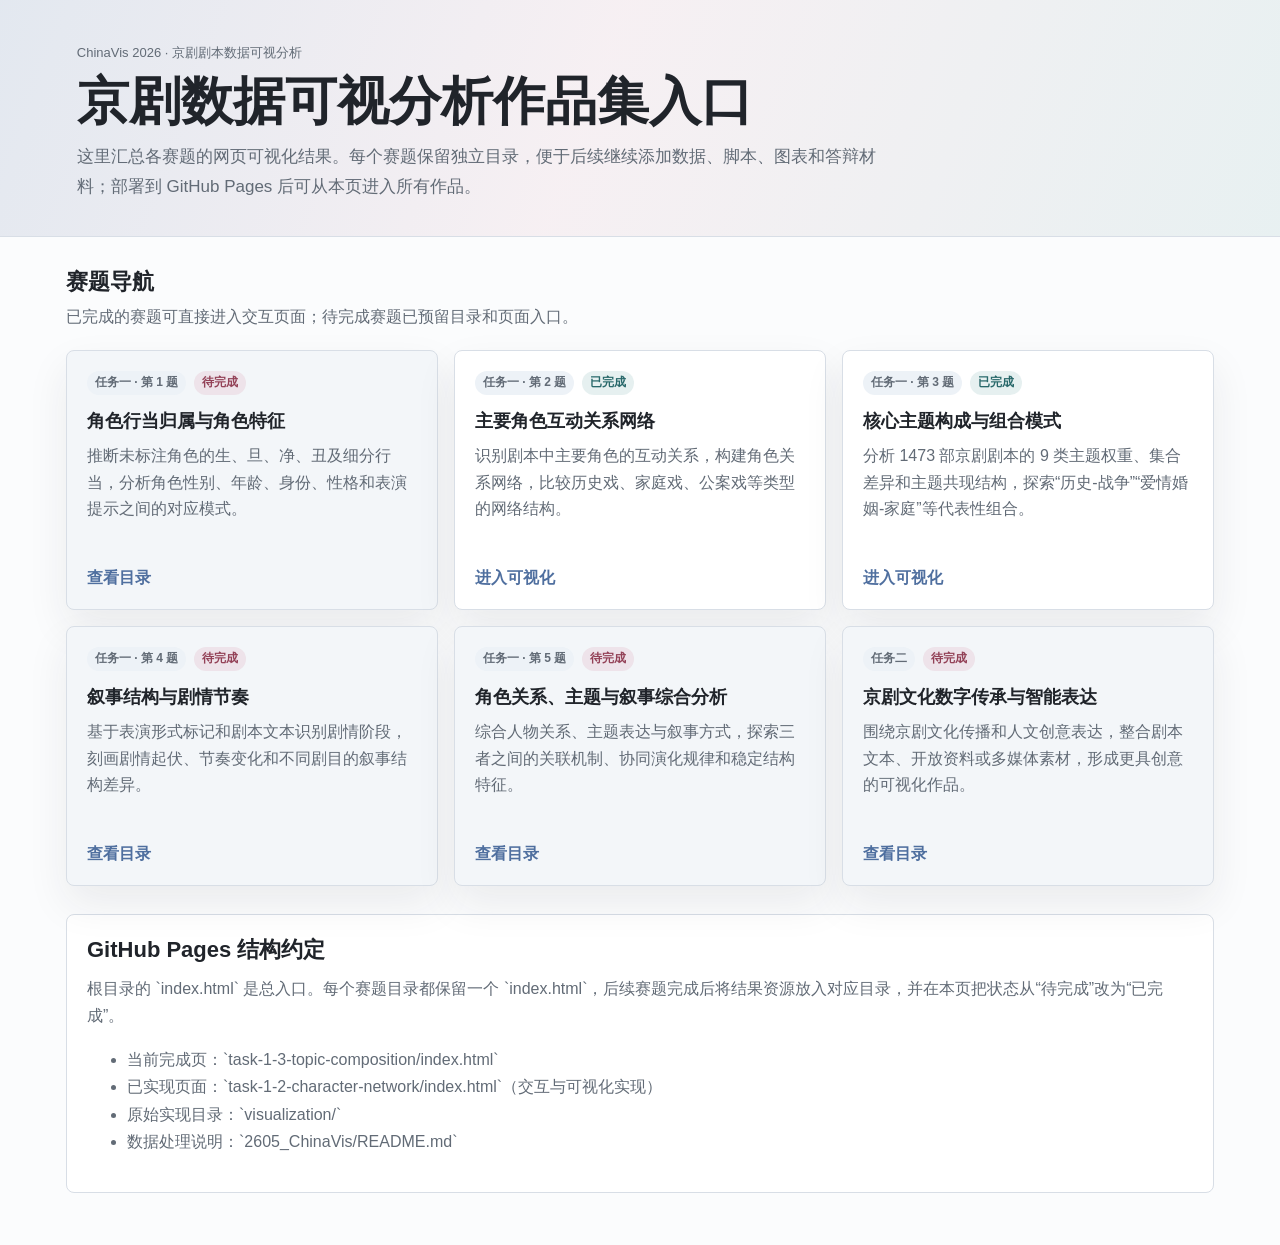
<file: index.html>
<!doctype html>
<html lang="zh-CN">
  <head>
    <meta charset="utf-8" />
    <meta name="viewport" content="width=device-width, initial-scale=1" />
    <title>ChinaVis 2026 京剧可视分析作品集</title>
    <link rel="stylesheet" href="./assets/site.css" />
  </head>
  <body>
    <header class="site-hero">
      <div class="site-hero__inner">
        <p class="eyebrow">ChinaVis 2026 · 京剧剧本数据可视分析</p>
        <h1>京剧数据可视分析作品集入口</h1>
        <p class="lead">
          这里汇总各赛题的网页可视化结果。每个赛题保留独立目录，便于后续继续添加数据、脚本、图表和答辩材料；部署到 GitHub Pages 后可从本页进入所有作品。
        </p>
      </div>
    </header>

    <main class="page-main">
      <div class="toolbar">
        <div>
          <h2>赛题导航</h2>
          <p>已完成的赛题可直接进入交互页面；待完成赛题已预留目录和页面入口。</p>
        </div>
      </div>

      <section class="task-grid" aria-label="赛题列表">
        <a class="task-card is-pending" href="./task-1-1-role-classification/">
          <div>
            <div class="status-row">
              <span class="tag">任务一 · 第 1 题</span>
              <span class="tag pending">待完成</span>
            </div>
            <h3>角色行当归属与角色特征</h3>
            <p>推断未标注角色的生、旦、净、丑及细分行当，分析角色性别、年龄、身份、性格和表演提示之间的对应模式。</p>
          </div>
          <span class="card-action">查看目录</span>
        </a>

        <a class="task-card" href="./task-1-2-character-network/">
          <div>
            <div class="status-row">
              <span class="tag">任务一 · 第 2 题</span>
              <span class="tag done">已完成</span>
            </div>
            <h3>主要角色互动关系网络</h3>
            <p>识别剧本中主要角色的互动关系，构建角色关系网络，比较历史戏、家庭戏、公案戏等类型的网络结构。</p>
          </div>
          <span class="card-action">进入可视化</span>
        </a>

        <a class="task-card" href="./task-1-3-topic-composition/">
          <div>
            <div class="status-row">
              <span class="tag">任务一 · 第 3 题</span>
              <span class="tag done">已完成</span>
            </div>
            <h3>核心主题构成与组合模式</h3>
            <p>分析 1473 部京剧剧本的 9 类主题权重、集合差异和主题共现结构，探索“历史-战争”“爱情婚姻-家庭”等代表性组合。</p>
          </div>
          <span class="card-action">进入可视化</span>
        </a>

        <a class="task-card is-pending" href="./task-1-4-narrative-structure/">
          <div>
            <div class="status-row">
              <span class="tag">任务一 · 第 4 题</span>
              <span class="tag pending">待完成</span>
            </div>
            <h3>叙事结构与剧情节奏</h3>
            <p>基于表演形式标记和剧本文本识别剧情阶段，刻画剧情起伏、节奏变化和不同剧目的叙事结构差异。</p>
          </div>
          <span class="card-action">查看目录</span>
        </a>

        <a class="task-card is-pending" href="./task-1-5-integrated-analysis/">
          <div>
            <div class="status-row">
              <span class="tag">任务一 · 第 5 题</span>
              <span class="tag pending">待完成</span>
            </div>
            <h3>角色关系、主题与叙事综合分析</h3>
            <p>综合人物关系、主题表达与叙事方式，探索三者之间的关联机制、协同演化规律和稳定结构特征。</p>
          </div>
          <span class="card-action">查看目录</span>
        </a>

        <a class="task-card is-pending" href="./task-2-cultural-creative/">
          <div>
            <div class="status-row">
              <span class="tag">任务二</span>
              <span class="tag pending">待完成</span>
            </div>
            <h3>京剧文化数字传承与智能表达</h3>
            <p>围绕京剧文化传播和人文创意表达，整合剧本文本、开放资料或多媒体素材，形成更具创意的可视化作品。</p>
          </div>
          <span class="card-action">查看目录</span>
        </a>
      </section>

      <section class="info-panel" aria-labelledby="deploy-title">
        <h2 id="deploy-title">GitHub Pages 结构约定</h2>
        <p>根目录的 `index.html` 是总入口。每个赛题目录都保留一个 `index.html`，后续赛题完成后将结果资源放入对应目录，并在本页把状态从“待完成”改为“已完成”。</p>
        <ul>
          <li>当前完成页：`task-1-3-topic-composition/index.html`</li>
          <li>已实现页面：`task-1-2-character-network/index.html`（交互与可视化实现）</li>
          <li>原始实现目录：`visualization/`</li>
          <li>数据处理说明：`2605_ChinaVis/README.md`</li>
        </ul>
      </section>
    </main>
  </body>
</html>
</file>
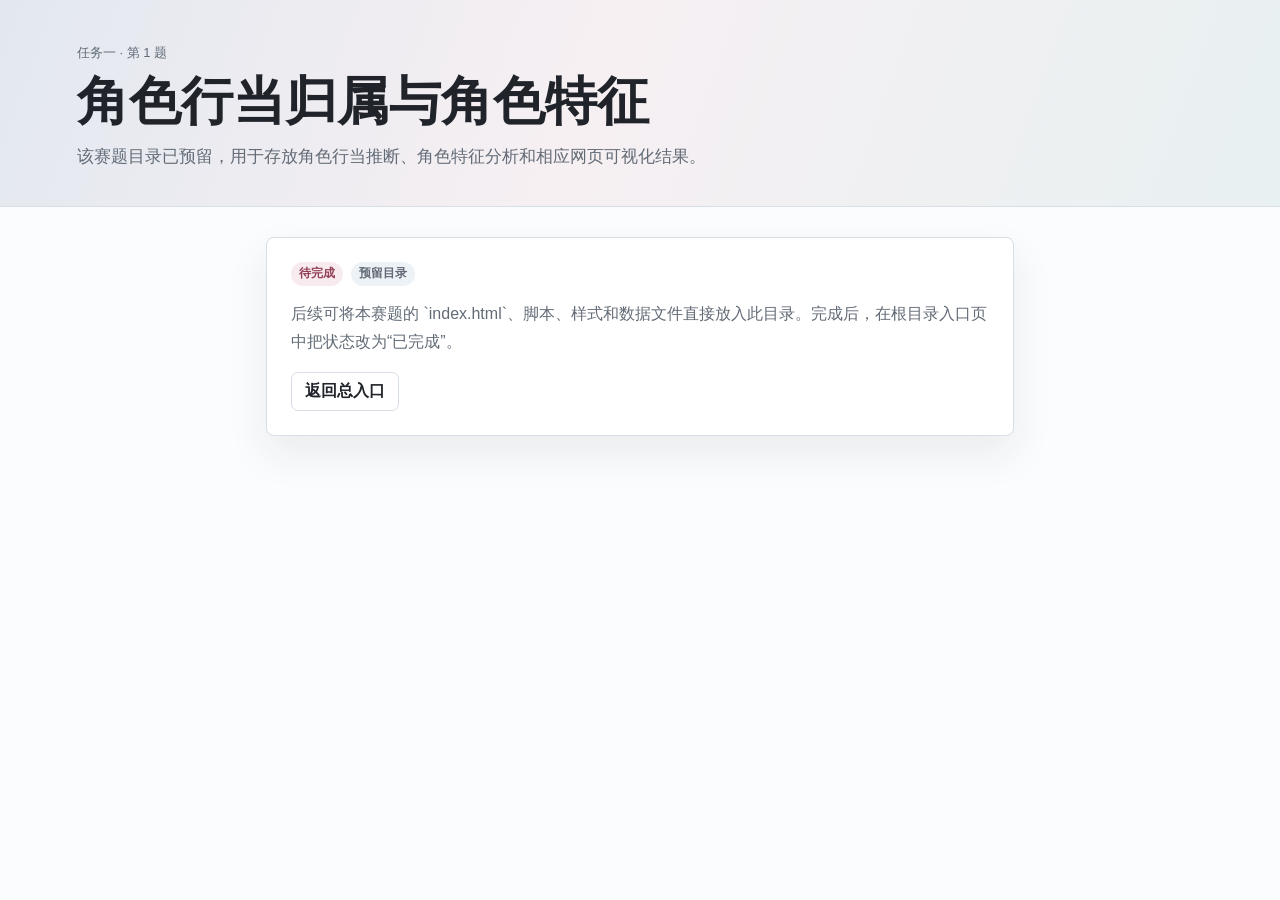
<file: task-1-1-role-classification/index.html>
<!doctype html>
<html lang="zh-CN">
  <head>
    <meta charset="utf-8" />
    <meta name="viewport" content="width=device-width, initial-scale=1" />
    <title>角色行当归属与角色特征</title>
    <link rel="stylesheet" href="../assets/site.css" />
  </head>
  <body>
    <header class="site-hero">
      <div class="site-hero__inner">
        <p class="eyebrow">任务一 · 第 1 题</p>
        <h1>角色行当归属与角色特征</h1>
        <p class="lead">该赛题目录已预留，用于存放角色行当推断、角色特征分析和相应网页可视化结果。</p>
      </div>
    </header>
    <main class="page-main placeholder">
      <div class="placeholder-card">
        <div class="status-row">
          <span class="tag pending">待完成</span>
          <span class="tag">预留目录</span>
        </div>
        <p>后续可将本赛题的 `index.html`、脚本、样式和数据文件直接放入此目录。完成后，在根目录入口页中把状态改为“已完成”。</p>
        <div class="link-row">
          <a class="home-link" href="../">返回总入口</a>
        </div>
      </div>
    </main>
  </body>
</html>
</file>
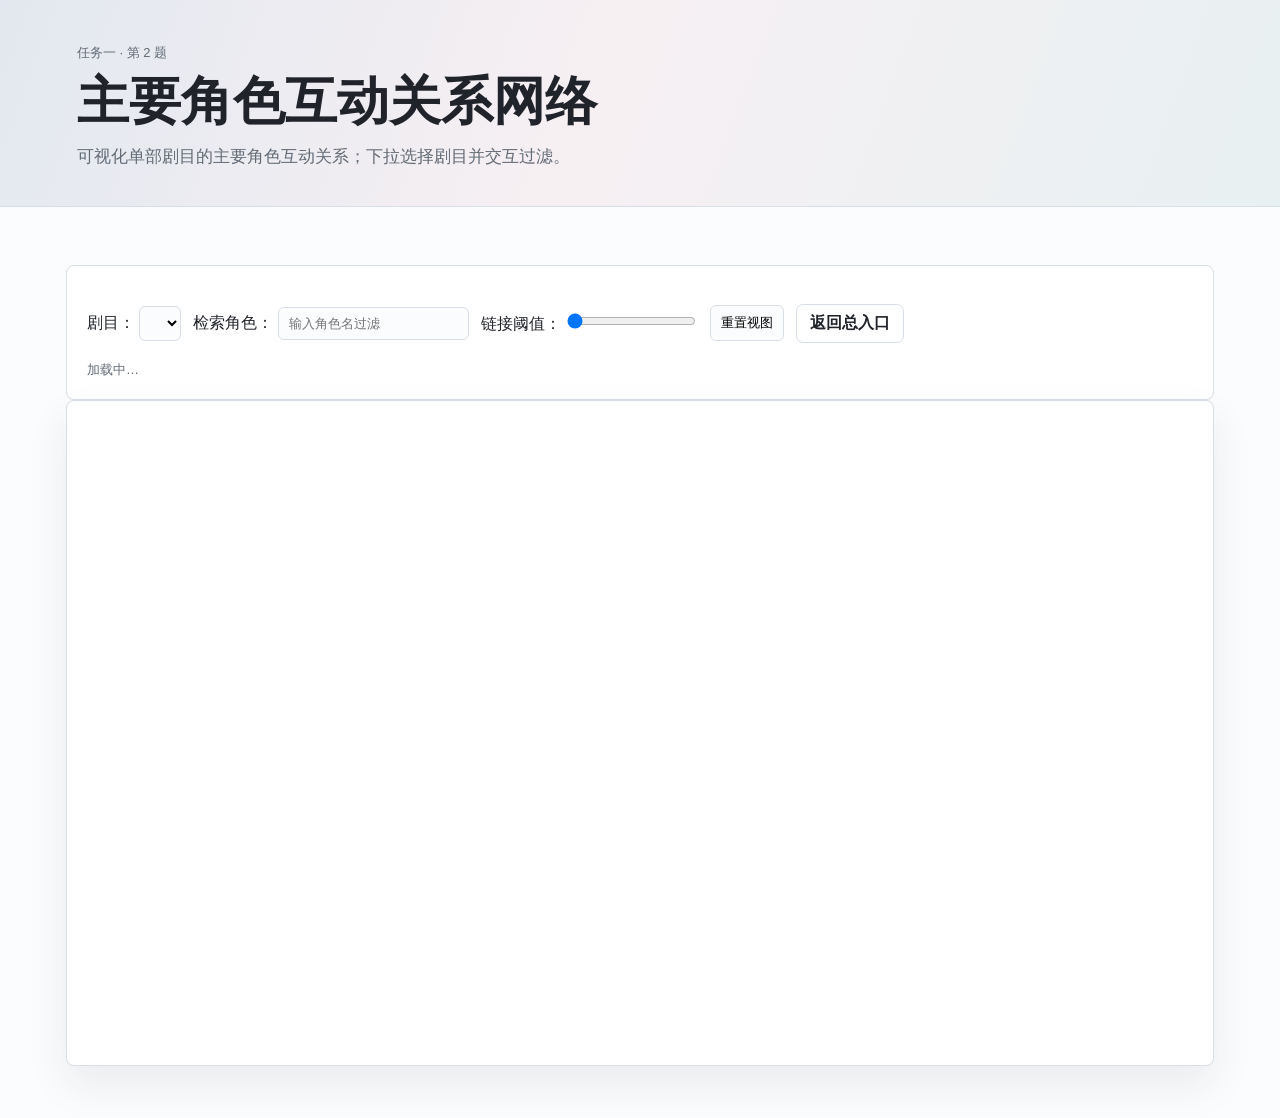
<file: task-1-2-character-network/index.html>
<!doctype html>
<html lang="zh-CN">
  <head>
    <meta charset="utf-8" />
    <meta name="viewport" content="width=device-width, initial-scale=1" />
    <title>主要角色互动关系网络</title>
    <link rel="stylesheet" href="../assets/site.css" />
    <style>
      .controls { display:flex; gap:12px; align-items:center; margin:18px 0; flex-wrap:wrap }
      .graph-wrap { border:1px solid var(--line); border-radius:8px; background:var(--panel); box-shadow: var(--shadow); padding:12px; }
      #graph { width:100%; height:640px; display:block; }
      .info-row { display:flex; gap:14px; align-items:center; color:var(--muted); margin-top:8px }
      .tooltip-node { position: absolute; pointer-events: none; background: #252629; color: #fff; padding:6px 8px; border-radius:6px; font-size:13px; opacity:0; transition:opacity 120ms; z-index:1000 }
      .small { font-size:13px; color:var(--muted) }
      select, input[type=search], button { padding:8px 10px; border-radius:6px; border:1px solid var(--line); background:var(--paper) }
      .node-label { font-size:12px; pointer-events:none; }
      .node-label.halo { stroke: #fff; stroke-width:4px; paint-order: stroke; }
      .legend { font-size:12px; color:var(--muted); }
      @media (max-width:640px){ #graph{height:420px} }
    </style>
  </head>
  <body>
    <header class="site-hero">
      <div class="site-hero__inner">
        <p class="eyebrow">任务一 · 第 2 题</p>
        <h1>主要角色互动关系网络</h1>
        <p class="lead">可视化单部剧目的主要角色互动关系；下拉选择剧目并交互过滤。</p>
      </div>
    </header>
    <main class="page-main">
      <section class="info-panel">
        <div class="controls">
          <label>
            剧目：
            <select id="playSelect"></select>
          </label>
          <label>
            检索角色：
            <input id="searchInput" type="search" placeholder="输入角色名过滤" />
          </label>
          <label>
            链接阈值：
            <input id="threshold" type="range" min="0" max="10" step="1" value="0" />
          </label>
          <button id="resetBtn" type="button">重置视图</button>
          <a class="home-link" href="../">返回总入口</a>
        </div>
        <div class="info-row">
          <div id="meta" class="small">加载中…</div>
          <div id="legend" class="legend" aria-hidden="false"></div>
        </div>
      </section>

      <section class="graph-wrap">
        <svg id="graph" viewBox="0 0 960 640" preserveAspectRatio="xMidYMid meet"></svg>
        <div id="tooltip" class="tooltip-node" role="status" aria-live="polite"></div>
      </section>
    </main>

    <script src="https://d3js.org/d3.v7.min.js"></script>
    <script>
      const playSelect = document.getElementById('playSelect');
      const searchInput = document.getElementById('searchInput');
      const threshold = document.getElementById('threshold');
      const resetBtn = document.getElementById('resetBtn');
      const meta = document.getElementById('meta');
      const tooltip = document.getElementById('tooltip');
      const svg = d3.select('#graph');
      const width = 960, height = 640;
      // edge/node hover colors (defined as constants to avoid runtime errors)
      const EDGE_DEFAULT_COLOR = '#8aa6b0';
      const EDGE_HOVER_COLOR = '#4f6f9f';
      const NODE_HOVER_COLOR = '#c05f7a';

      let rawData = {};
      let current = null;
      let activeRelations = new Set();

      function load() {
        // 首先尝试加载 enriched 数据文件，失败时回退到未扩展的数据
        fetch('./character_network_data_enriched.json').then(r=>r.json()).then(data=>{
          rawData = data;
          const plays = Object.keys(data).sort((a,b)=>a.localeCompare(b, 'zh'));
          plays.forEach(name=>{
            const opt = document.createElement('option'); opt.value=name; opt.textContent=name; playSelect.appendChild(opt);
          });
          if(plays.length) playSelect.selectedIndex = 0;
          updateMeta();
          renderFor(playSelect.value);
        }).catch(()=>{
          // 回退到原始文件
          fetch('./character_network_data.json').then(r=>r.json()).then(data=>{
            rawData = data;
            const plays = Object.keys(data).sort((a,b)=>a.localeCompare(b, 'zh'));
            plays.forEach(name=>{
              const opt = document.createElement('option'); opt.value=name; opt.textContent=name; playSelect.appendChild(opt);
            });
            if(plays.length) playSelect.selectedIndex = 0;
            updateMeta();
            renderFor(playSelect.value);
          }).catch(err=>{
            meta.textContent = '加载数据失败：' + err.message;
          });
        });
      }

      function updateMeta() {
        const playCount = Object.keys(rawData).length;
        meta.textContent = `剧目总数 ${playCount}；选择并查看角色互动网络。`;
      }

      function renderFor(playName) {
        const entry = rawData[playName];
        if(!entry){ meta.textContent = '未找到剧目数据'; return; }
        current = entry;
        meta.textContent = `${playName} · 角色 ${entry.nodes.length}，关系 ${entry.links.length}`;
        drawGraph(entry);
      }

      function drawGraph(entry){
        svg.selectAll('*').remove();
        const g = svg.append('g');
        const linkG = g.append('g').attr('class','links');
        const nodeG = g.append('g').attr('class','nodes');

        const nodes = entry.nodes.map(d=>Object.assign({}, d));
        const links = entry.links.map(d=>Object.assign({}, d));

        const maxVal = d3.max(links, d=>d.value) || 1;
        const minVal = d3.min(links, d=>d.value) || 0;
        // 动态设置阈值滑块范围，基于当前剧目的最大边权
        try {
          threshold.max = Math.ceil(maxVal);
          threshold.min = 0;
          if (Number(threshold.value) > Number(threshold.max)) threshold.value = threshold.max;
        } catch (e) {
          // 如果 threshold 不可用则忽略
        }
        const sortedVals = links.map(d=>d.value).sort((a,b)=>a-b);
        const medianVal = sortedVals.length ? sortedVals[Math.floor(sortedVals.length/2)] : 0;
        const linkWidthScale = d3.scaleLinear().domain([minVal, maxVal]).range([1, Math.max(1, (maxVal / maxVal) * 6)]);

        // compute degree (strength) per node
        const degree = new Map();
        nodes.forEach(n=> degree.set(n.id, 0));
        links.forEach(l=>{
          degree.set(l.source, (degree.get(l.source) || 0) + (l.value||0));
          degree.set(l.target, (degree.get(l.target) || 0) + (l.value||0));
        });
        nodes.forEach(n=> n.degree = degree.get(n.id) || 0);

        const minDeg = d3.min(nodes, d=>d.degree);
        const maxDeg = d3.max(nodes, d=>d.degree);
        // smaller node sizes to reduce visual clutter
        const rScale = d3.scaleSqrt().domain([minDeg || 0, maxDeg || 1]).range([4, 12]);
          const colorScale = d3.scaleSequential(d3.interpolateViridis).domain([minDeg || 0, maxDeg || 1]);

          // Use relation types: color mapping + legend
          const relationTypes = Array.from(new Set(links.map(l=>l.relation || '一般互动')));
          const colorScaleRelations = d3.scaleOrdinal(d3.schemeTableau10).domain(relationTypes);
          // initialize activeRelations to include all types when first rendered
          if(activeRelations.size === 0) relationTypes.forEach(t=> activeRelations.add(t));

          // render legend with checkboxes for relation types
          renderLegend(relationTypes, colorScaleRelations);

          // use curved paths for links
          const link = linkG.selectAll('path').data(links).enter().append('path')
            .attr('stroke', d=> colorScaleRelations(d.relation || '一般互动') || EDGE_DEFAULT_COLOR)
          .attr('fill', 'none')
          .attr('stroke-linecap','round')
          .attr('stroke-width', d=> linkWidthScale(d.value))
          .attr('stroke-opacity', 0.8)
          .attr('data-base-width', d=> linkWidthScale(d.value))
          .style('transition', 'stroke 160ms ease, stroke-width 160ms ease, stroke-opacity 160ms ease')
          .on('pointerenter', function(event,d){
            const s = (d.source && d.source.name) ? d.source.name : d.source;
            const t = (d.target && d.target.name) ? d.target.name : d.target;
            const rel = d.relation || '一般互动';
            const conf = (d.relation_confidence !== undefined) ? ` · 置信度 ${Math.round(d.relation_confidence*100)}%` : '';
            tooltip.style.opacity=1; tooltip.innerHTML = `${s} — ${t}：${rel}${conf}<br/>权重 ${d.value}`; moveTooltip(event);
            const baseW = +this.getAttribute('data-base-width') || 1;
                d3.select(this).attr('stroke', EDGE_HOVER_COLOR).attr('stroke-opacity',1).attr('stroke-width', Math.max(1, baseW + 2));
            // dim other links and subtly highlight related nodes (no resizing)
            link.attr('stroke-opacity', l=> (l===d) ? 1 : 0.12);
            nodeG.selectAll('g').select('circle').attr('opacity', n=> (n.id===d.source.id || n.id===d.target.id) ? 1 : 0.28);
          })
          .on('pointermove', moveTooltip)
          .on('pointerleave', function(){
            tooltip.style.opacity=0;
            const baseW = +this.getAttribute('data-base-width') || 1;
                d3.select(this).attr('stroke', (d)=> (colorScaleRelations(d.relation || '一般互动') || EDGE_DEFAULT_COLOR)).attr('stroke-opacity',0.8).attr('stroke-width', baseW);
            link.attr('stroke-opacity',0.8);
            nodeG.selectAll('g').select('circle').attr('opacity',1).attr('stroke-width',1.2);
          });

        const node = nodeG.selectAll('g').data(nodes).enter().append('g').call(d3.drag()
          .on('start', dragstarted)
          .on('drag', dragged)
          .on('end', dragended)
        );
        node.append('circle').attr('r', d=> rScale(d.degree)).attr('data-base-r', d=> rScale(d.degree)).attr('fill', d=> colorScale(d.degree)).attr('stroke', '#fff').attr('stroke-width',1.2);
        // label with halo stroke for readability
        node.append('text').attr('class','node-label halo').text(d=>d.name).attr('x',12).attr('y',4).attr('fill','#fff');
        node.append('text').attr('class','node-label').text(d=>d.name).attr('x',12).attr('y',4).attr('fill','#20242a');

        // build adjacency for hover highlighting
        const neighbors = new Map();
        nodes.forEach(n=> neighbors.set(n.id, new Set()));
        links.forEach(l=>{
          neighbors.get(l.source).add(l.target);
          neighbors.get(l.target).add(l.source);
        });

        node.on('pointerenter', (event,d)=>{
          tooltip.style.opacity=1; tooltip.innerHTML = `${d.name} · 度数 ${d.degree}`; moveTooltip(event);
          // highlight
          node.select('circle').attr('opacity', n=> (n.id===d.id || neighbors.get(d.id).has(n.id)) ? 1 : 0.18);
              link.attr('stroke-opacity', l=> (l.source.id===d.id || l.target.id===d.id) ? 0.95 : 0.06)
                .attr('stroke', l=> (l.source.id===d.id || l.target.id===d.id) ? NODE_HOVER_COLOR : (colorScaleRelations(l.relation || '一般互动')||EDGE_DEFAULT_COLOR));
        }).on('pointermove', moveTooltip).on('pointerleave', ()=>{ tooltip.style.opacity=0; node.select('circle').attr('opacity',1); link.attr('stroke-opacity',0.8).attr('stroke', l=> (colorScaleRelations(l.relation || '一般互动')||EDGE_DEFAULT_COLOR)); });

        const simulation = d3.forceSimulation(nodes)
          // increase base distance so links are longer; slightly reduce influence of weight
          .force('link', d3.forceLink(links).id(d=>d.id).distance(d=> 140 - Math.log((d.value||1)+1)*6 ).strength(0.8))
          // gentler charge so nodes spread reasonably
          .force('charge', d3.forceManyBody().strength(-160))
          .force('center', d3.forceCenter(width/2, height/2))
          // collision based on node radius
          .force('collision', d3.forceCollide().radius(d => rScale(d.degree) + 6));

        simulation.on('tick', ()=>{
          // update curved link paths
          link.attr('d', d=>{
            const sx = d.source.x, sy = d.source.y, tx = d.target.x, ty = d.target.y;
            const dx = tx - sx, dy = ty - sy;
            const qx = sx + dx/2 + (-dy)*0.12; // control point offset
            const qy = sy + dy/2 + (dx)*0.12;
            return `M ${sx} ${sy} Q ${qx} ${qy} ${tx} ${ty}`;
          });
          node.attr('transform', d=>`translate(${d.x},${d.y})`);
        });

        // zoom
        svg.call(d3.zoom().scaleExtent([0.4, 3]).on('zoom', (event)=>{ g.attr('transform', event.transform); }));

        function dragstarted(event,d){ if(!event.active) simulation.alphaTarget(0.2).restart(); d.fx = d.x; d.fy = d.y; }
        function dragged(event,d){ d.fx = event.x; d.fy = event.y; }
        function dragended(event,d){ if(!event.active) simulation.alphaTarget(0); d.fx = null; d.fy = null; }

        // filter and search
        function applyFilters(){
          const q = searchInput.value.trim().toLowerCase();
          const thr = Number(threshold.value);
          node.style('display', d=> q && !String(d.name).toLowerCase().includes(q) ? 'none' : null);
          link.style('display', d=> (d.value < thr || !activeRelations.has(d.relation || '一般互动')) ? 'none' : null);
          // update meta counts to reflect filtered links
          const visibleLinks = links.filter(d=> (d.value >= thr && activeRelations.has(d.relation || '一般互动'))).length;
          meta.textContent = `${playSelect.value} · 角色 ${entry.nodes.length}，关系 ${entry.links.length}（显示 ${visibleLinks} 条）`;
        }

        searchInput.addEventListener('input', applyFilters);
        threshold.addEventListener('input', ()=>{ applyFilters(); meta.textContent = `${playSelect.value} · 角色 ${entry.nodes.length}，关系 ${entry.links.length}（阈值 ${threshold.value}）`; });
        resetBtn.addEventListener('click', ()=>{ searchInput.value=''; threshold.value=0; svg.transition().duration(300).call(d3.zoom().transform, d3.zoomIdentity); activeRelations = new Set(relationTypes); renderLegend(relationTypes, colorScaleRelations); applyFilters(); });

        // helper: render legend
        function renderLegend(types, colorScale){
          const legendEl = document.getElementById('legend');
          legendEl.innerHTML = '';
          types.forEach(type=>{
            const id = `rel-${type.replace(/\s+/g,'-')}`;
            const label = document.createElement('label');
            label.style.marginRight = '8px';
            label.style.display = 'inline-flex';
            label.style.alignItems = 'center';
            const cb = document.createElement('input'); cb.type='checkbox'; cb.checked = activeRelations.has(type); cb.id = id;
            cb.addEventListener('change', ()=>{
              if(cb.checked) activeRelations.add(type); else activeRelations.delete(type);
              applyFilters();
            });
            const sw = document.createElement('span'); sw.style.display='inline-block'; sw.style.width='12px'; sw.style.height='12px'; sw.style.margin='0 6px'; sw.style.background = colorScale(type); sw.style.borderRadius='2px'; sw.style.border='1px solid rgba(0,0,0,0.08)';
            const txt = document.createElement('span'); txt.textContent = type; txt.style.marginLeft='6px'; txt.style.color='var(--muted)'; txt.style.fontSize='12px';
            label.appendChild(cb); label.appendChild(sw); label.appendChild(txt);
            legendEl.appendChild(label);
          });
        }

        
      }

      function moveTooltip(event){ tooltip.style.left = (event.clientX + 12) + 'px'; tooltip.style.top = (event.clientY + 12) + 'px'; }

      playSelect.addEventListener('change', ()=> renderFor(playSelect.value));
      load();
    </script>
  </body>
</html>
</file>
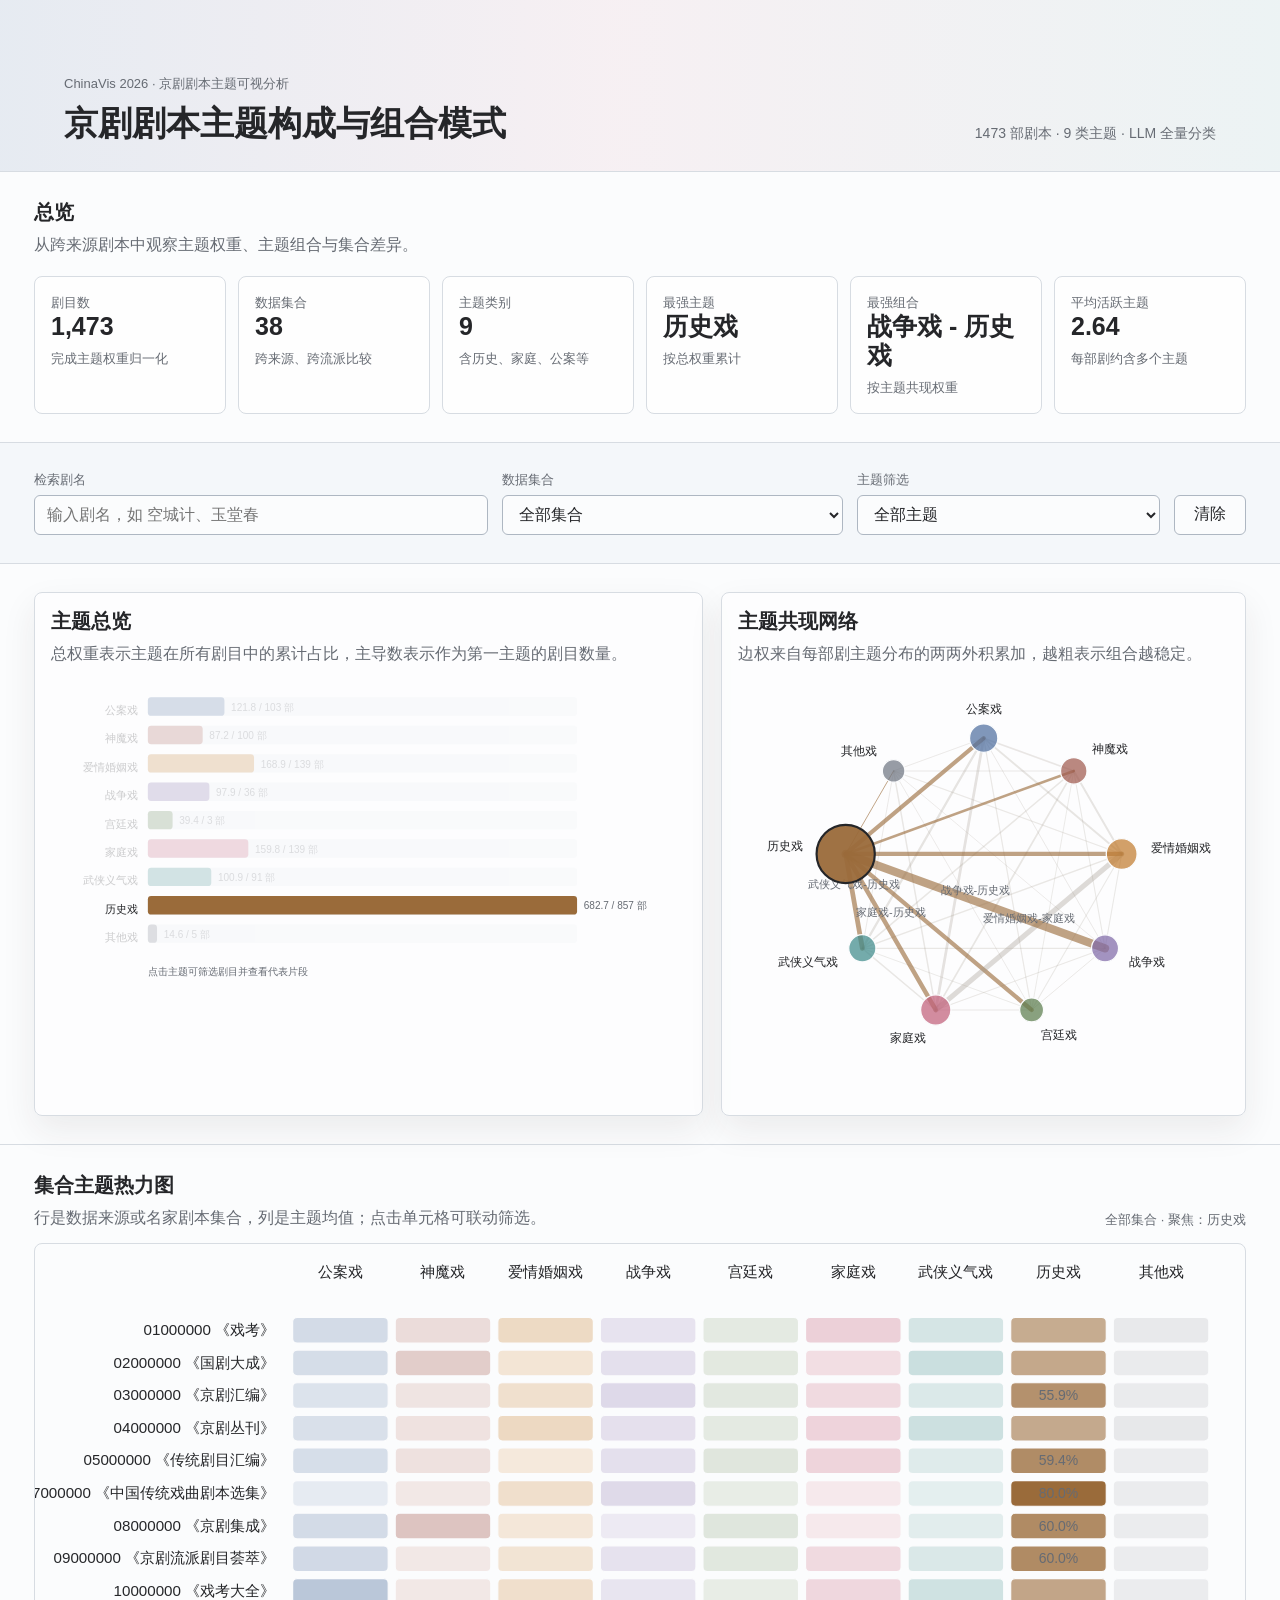
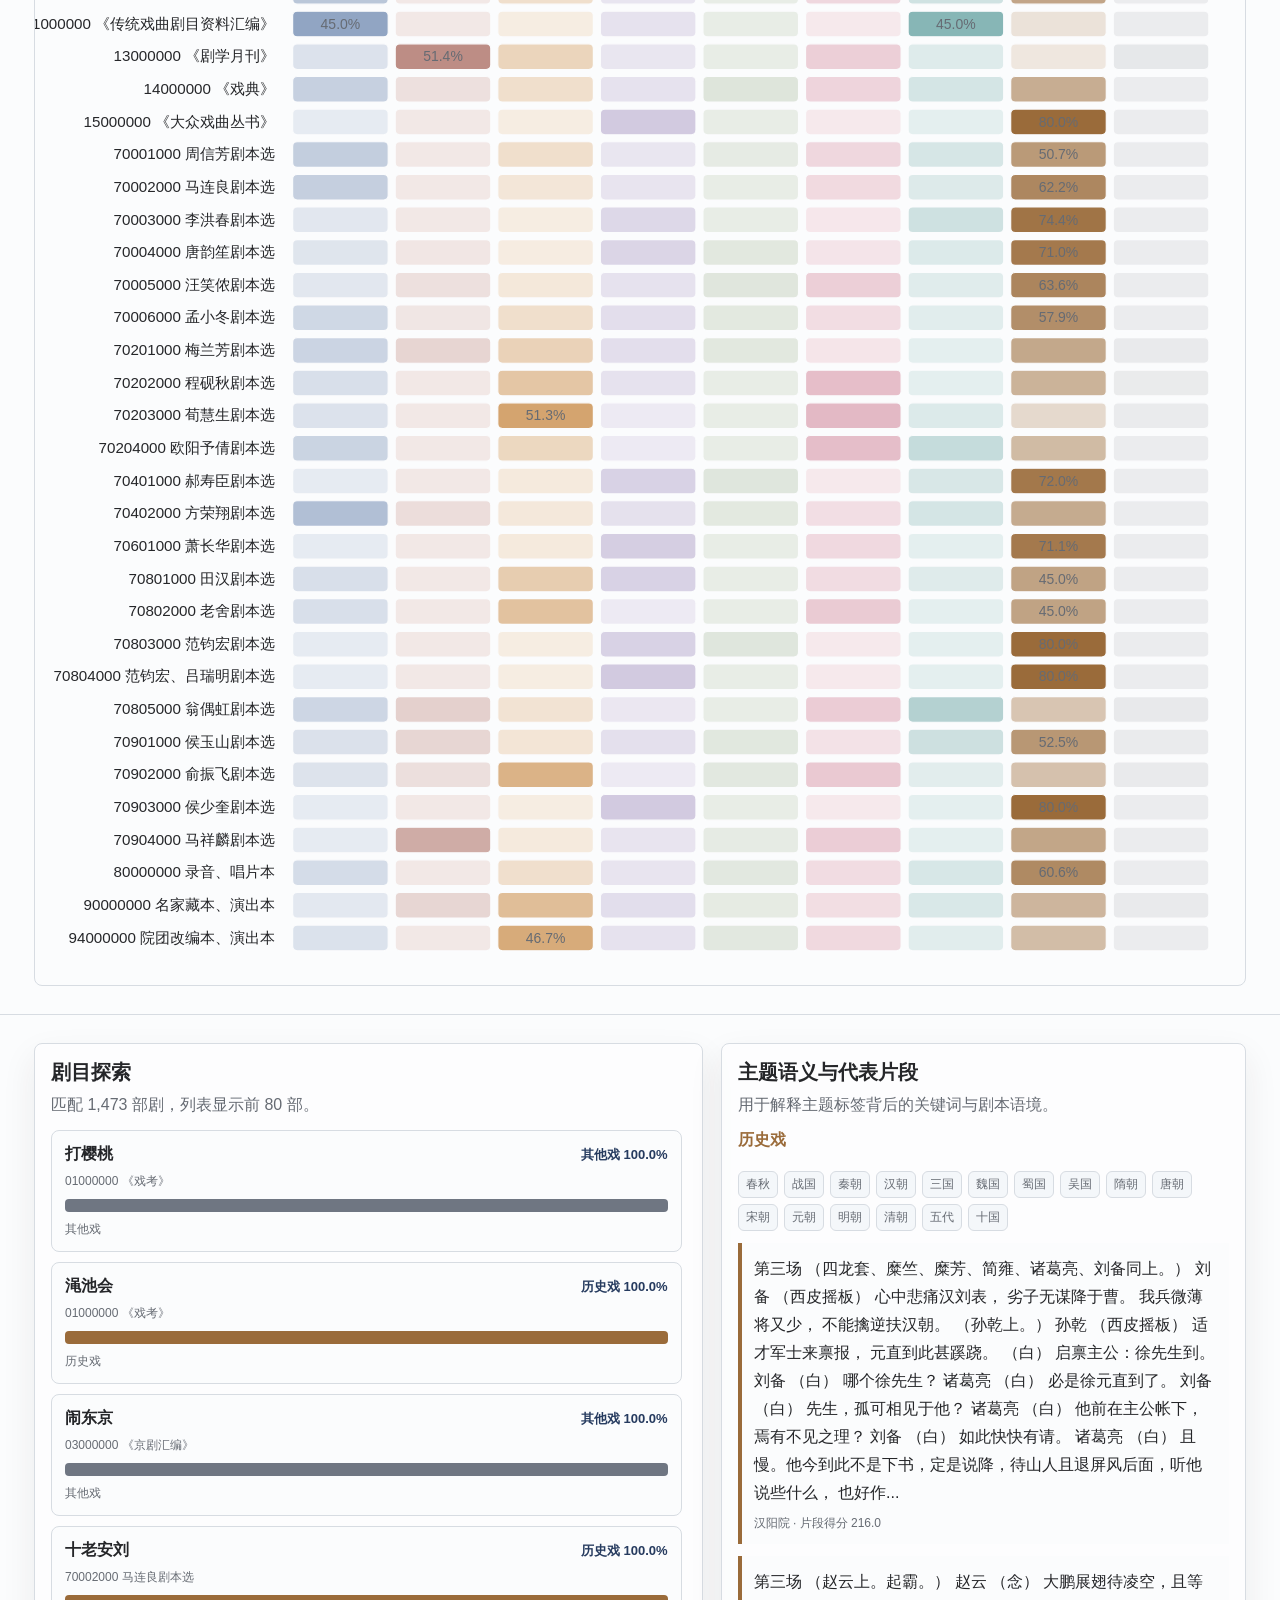
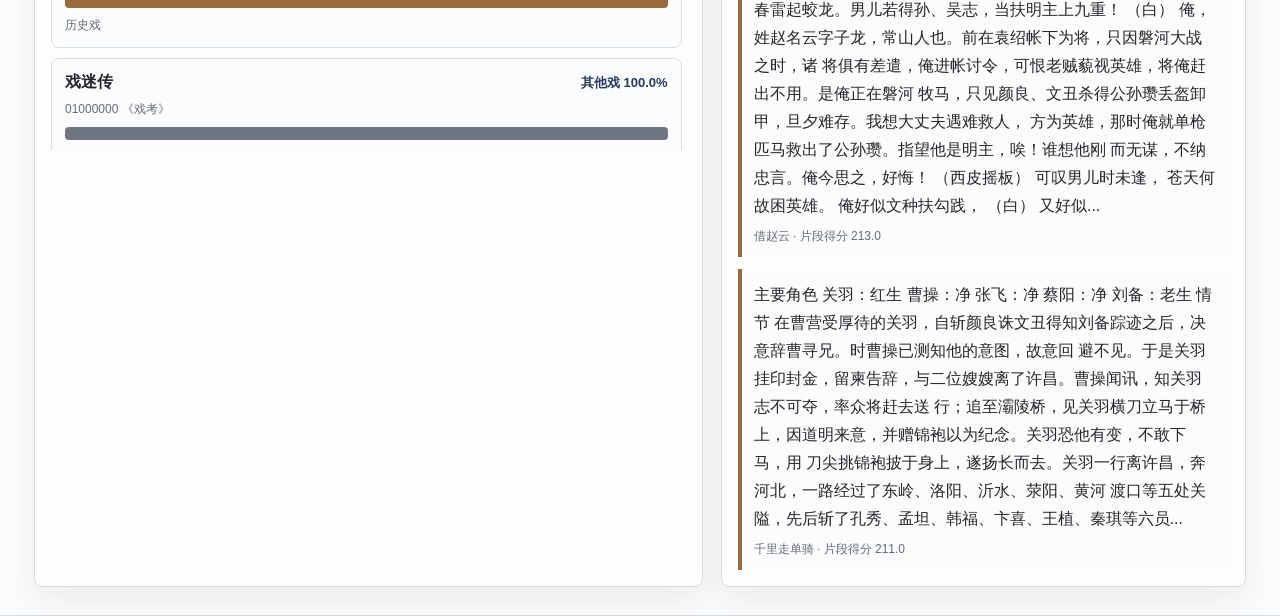
<file: task-1-3-topic-composition/index.html>
<!doctype html>
<html lang="zh-CN">
  <head>
    <meta charset="utf-8" />
    <meta name="viewport" content="width=device-width, initial-scale=1" />
    <meta http-equiv="refresh" content="0; url=../visualization/" />
    <title>核心主题构成与组合模式</title>
    <link rel="stylesheet" href="../assets/site.css" />
  </head>
  <body>
    <header class="site-hero">
      <div class="site-hero__inner">
        <p class="eyebrow">任务一 · 第 3 题</p>
        <h1>核心主题构成与组合模式</h1>
        <p class="lead">正在进入已完成的京剧主题可视分析仪表盘。</p>
      </div>
    </header>
    <main class="page-main placeholder">
      <div class="placeholder-card">
        <p>如果没有自动跳转，请点击下方按钮进入可视化页面。</p>
        <div class="link-row">
          <a class="primary-link" href="../visualization/">进入可视化</a>
          <a class="secondary-link" href="../">返回总入口</a>
        </div>
      </div>
    </main>
    <script>
      window.location.replace("../visualization/");
    </script>
  </body>
</html>
</file>
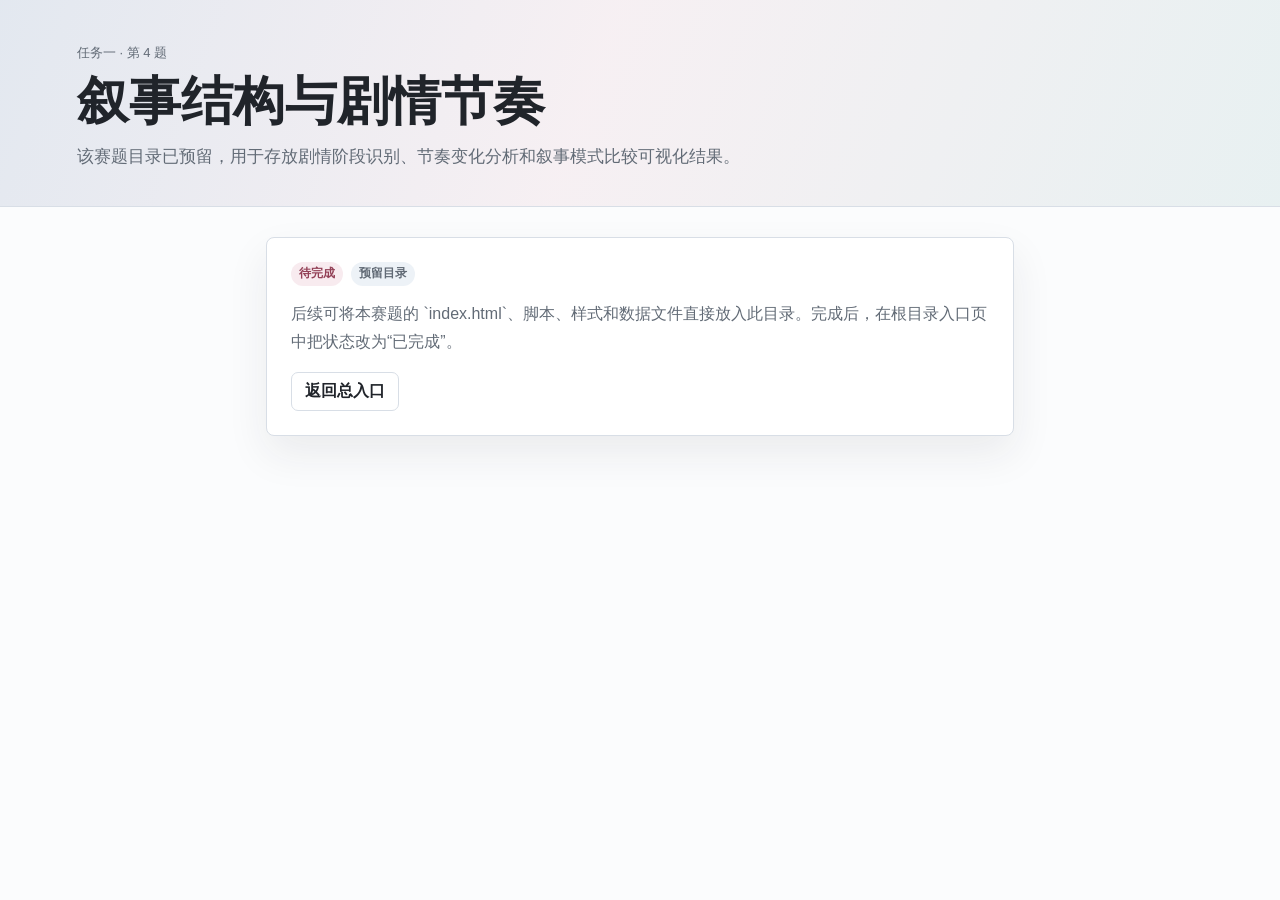
<file: task-1-4-narrative-structure/index.html>
<!doctype html>
<html lang="zh-CN">
  <head>
    <meta charset="utf-8" />
    <meta name="viewport" content="width=device-width, initial-scale=1" />
    <title>叙事结构与剧情节奏</title>
    <link rel="stylesheet" href="../assets/site.css" />
  </head>
  <body>
    <header class="site-hero">
      <div class="site-hero__inner">
        <p class="eyebrow">任务一 · 第 4 题</p>
        <h1>叙事结构与剧情节奏</h1>
        <p class="lead">该赛题目录已预留，用于存放剧情阶段识别、节奏变化分析和叙事模式比较可视化结果。</p>
      </div>
    </header>
    <main class="page-main placeholder">
      <div class="placeholder-card">
        <div class="status-row">
          <span class="tag pending">待完成</span>
          <span class="tag">预留目录</span>
        </div>
        <p>后续可将本赛题的 `index.html`、脚本、样式和数据文件直接放入此目录。完成后，在根目录入口页中把状态改为“已完成”。</p>
        <div class="link-row">
          <a class="home-link" href="../">返回总入口</a>
        </div>
      </div>
    </main>
  </body>
</html>
</file>
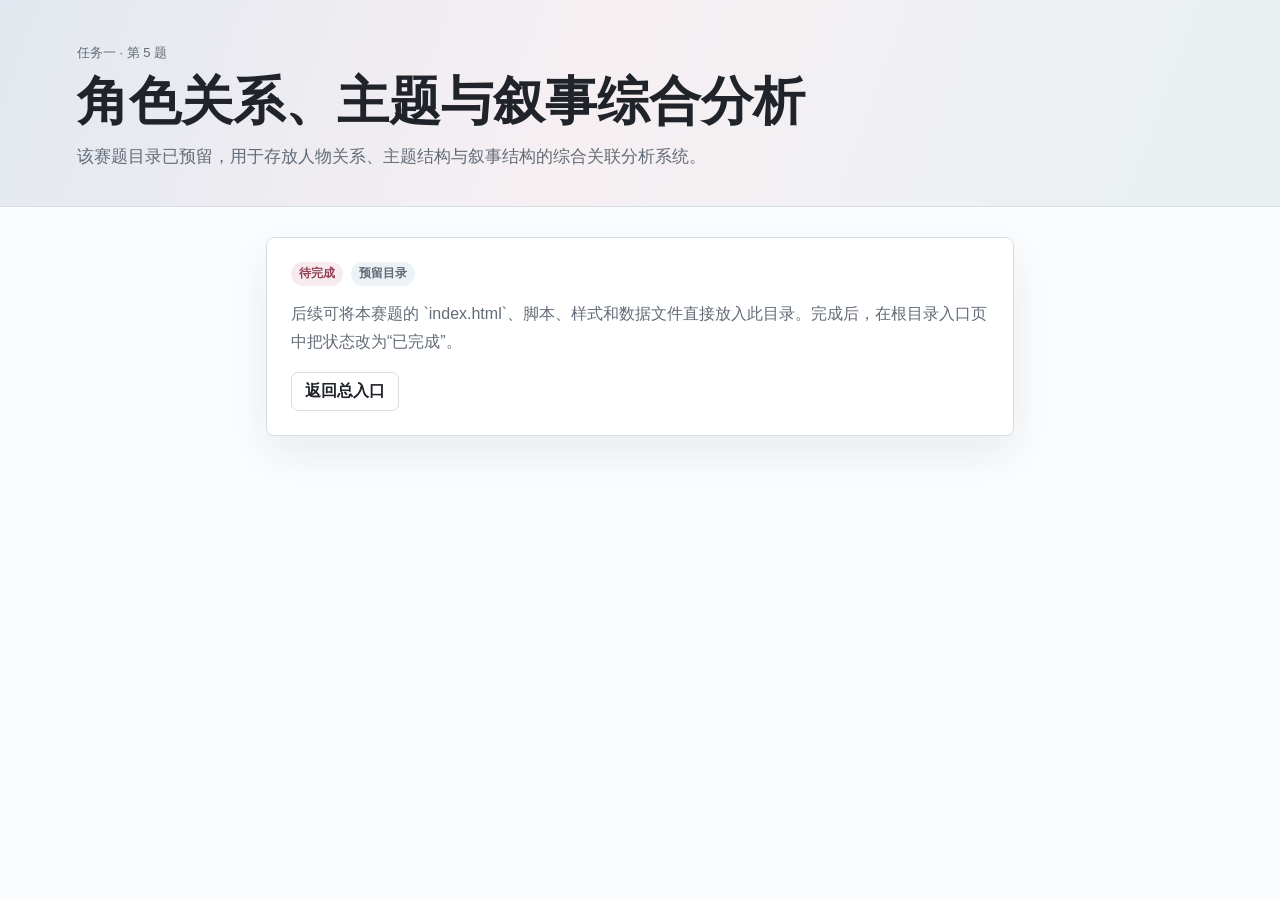
<file: task-1-5-integrated-analysis/index.html>
<!doctype html>
<html lang="zh-CN">
  <head>
    <meta charset="utf-8" />
    <meta name="viewport" content="width=device-width, initial-scale=1" />
    <title>角色关系、主题与叙事综合分析</title>
    <link rel="stylesheet" href="../assets/site.css" />
  </head>
  <body>
    <header class="site-hero">
      <div class="site-hero__inner">
        <p class="eyebrow">任务一 · 第 5 题</p>
        <h1>角色关系、主题与叙事综合分析</h1>
        <p class="lead">该赛题目录已预留，用于存放人物关系、主题结构与叙事结构的综合关联分析系统。</p>
      </div>
    </header>
    <main class="page-main placeholder">
      <div class="placeholder-card">
        <div class="status-row">
          <span class="tag pending">待完成</span>
          <span class="tag">预留目录</span>
        </div>
        <p>后续可将本赛题的 `index.html`、脚本、样式和数据文件直接放入此目录。完成后，在根目录入口页中把状态改为“已完成”。</p>
        <div class="link-row">
          <a class="home-link" href="../">返回总入口</a>
        </div>
      </div>
    </main>
  </body>
</html>
</file>
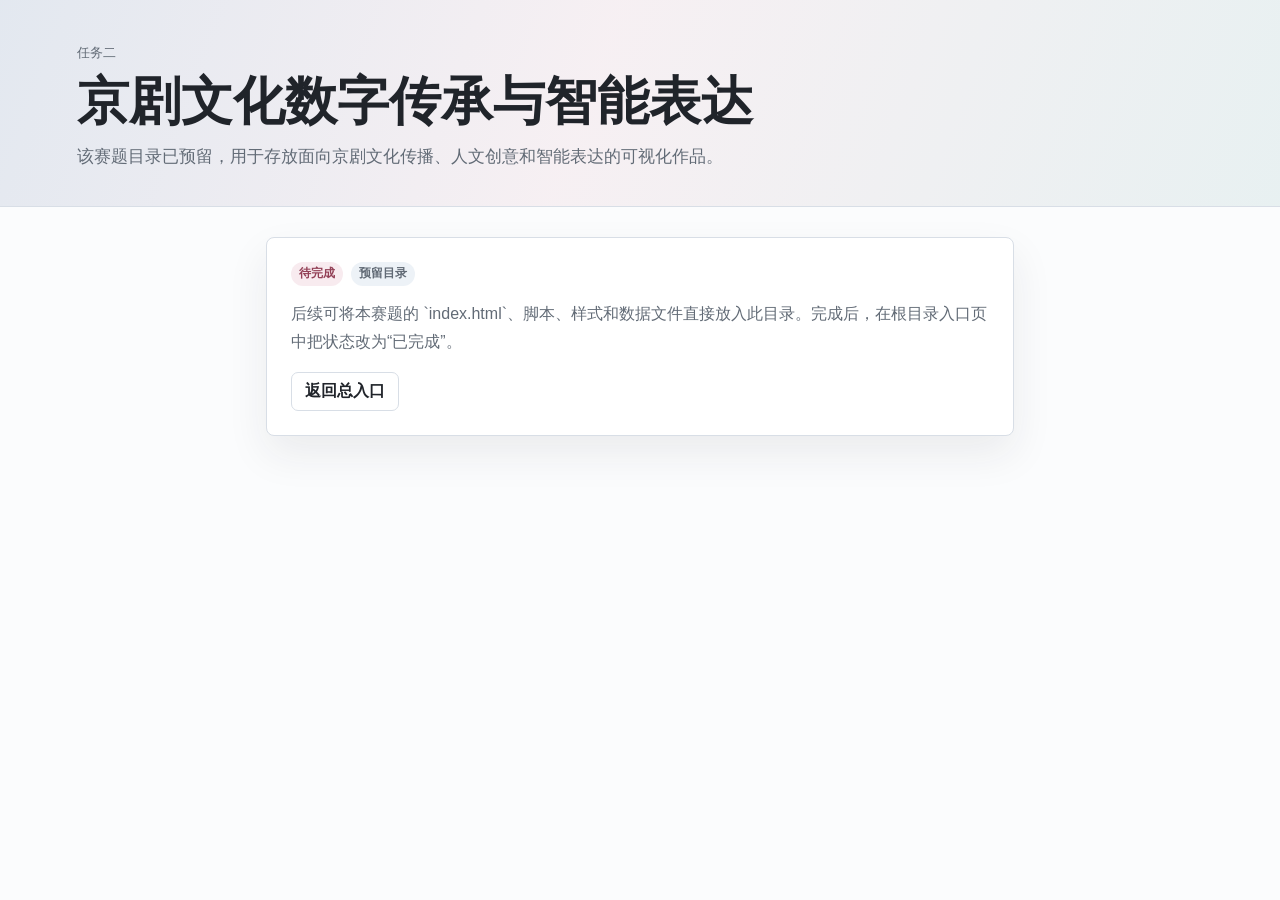
<file: task-2-cultural-creative/index.html>
<!doctype html>
<html lang="zh-CN">
  <head>
    <meta charset="utf-8" />
    <meta name="viewport" content="width=device-width, initial-scale=1" />
    <title>京剧文化数字传承与智能表达</title>
    <link rel="stylesheet" href="../assets/site.css" />
  </head>
  <body>
    <header class="site-hero">
      <div class="site-hero__inner">
        <p class="eyebrow">任务二</p>
        <h1>京剧文化数字传承与智能表达</h1>
        <p class="lead">该赛题目录已预留，用于存放面向京剧文化传播、人文创意和智能表达的可视化作品。</p>
      </div>
    </header>
    <main class="page-main placeholder">
      <div class="placeholder-card">
        <div class="status-row">
          <span class="tag pending">待完成</span>
          <span class="tag">预留目录</span>
        </div>
        <p>后续可将本赛题的 `index.html`、脚本、样式和数据文件直接放入此目录。完成后，在根目录入口页中把状态改为“已完成”。</p>
        <div class="link-row">
          <a class="home-link" href="../">返回总入口</a>
        </div>
      </div>
    </main>
  </body>
</html>
</file>
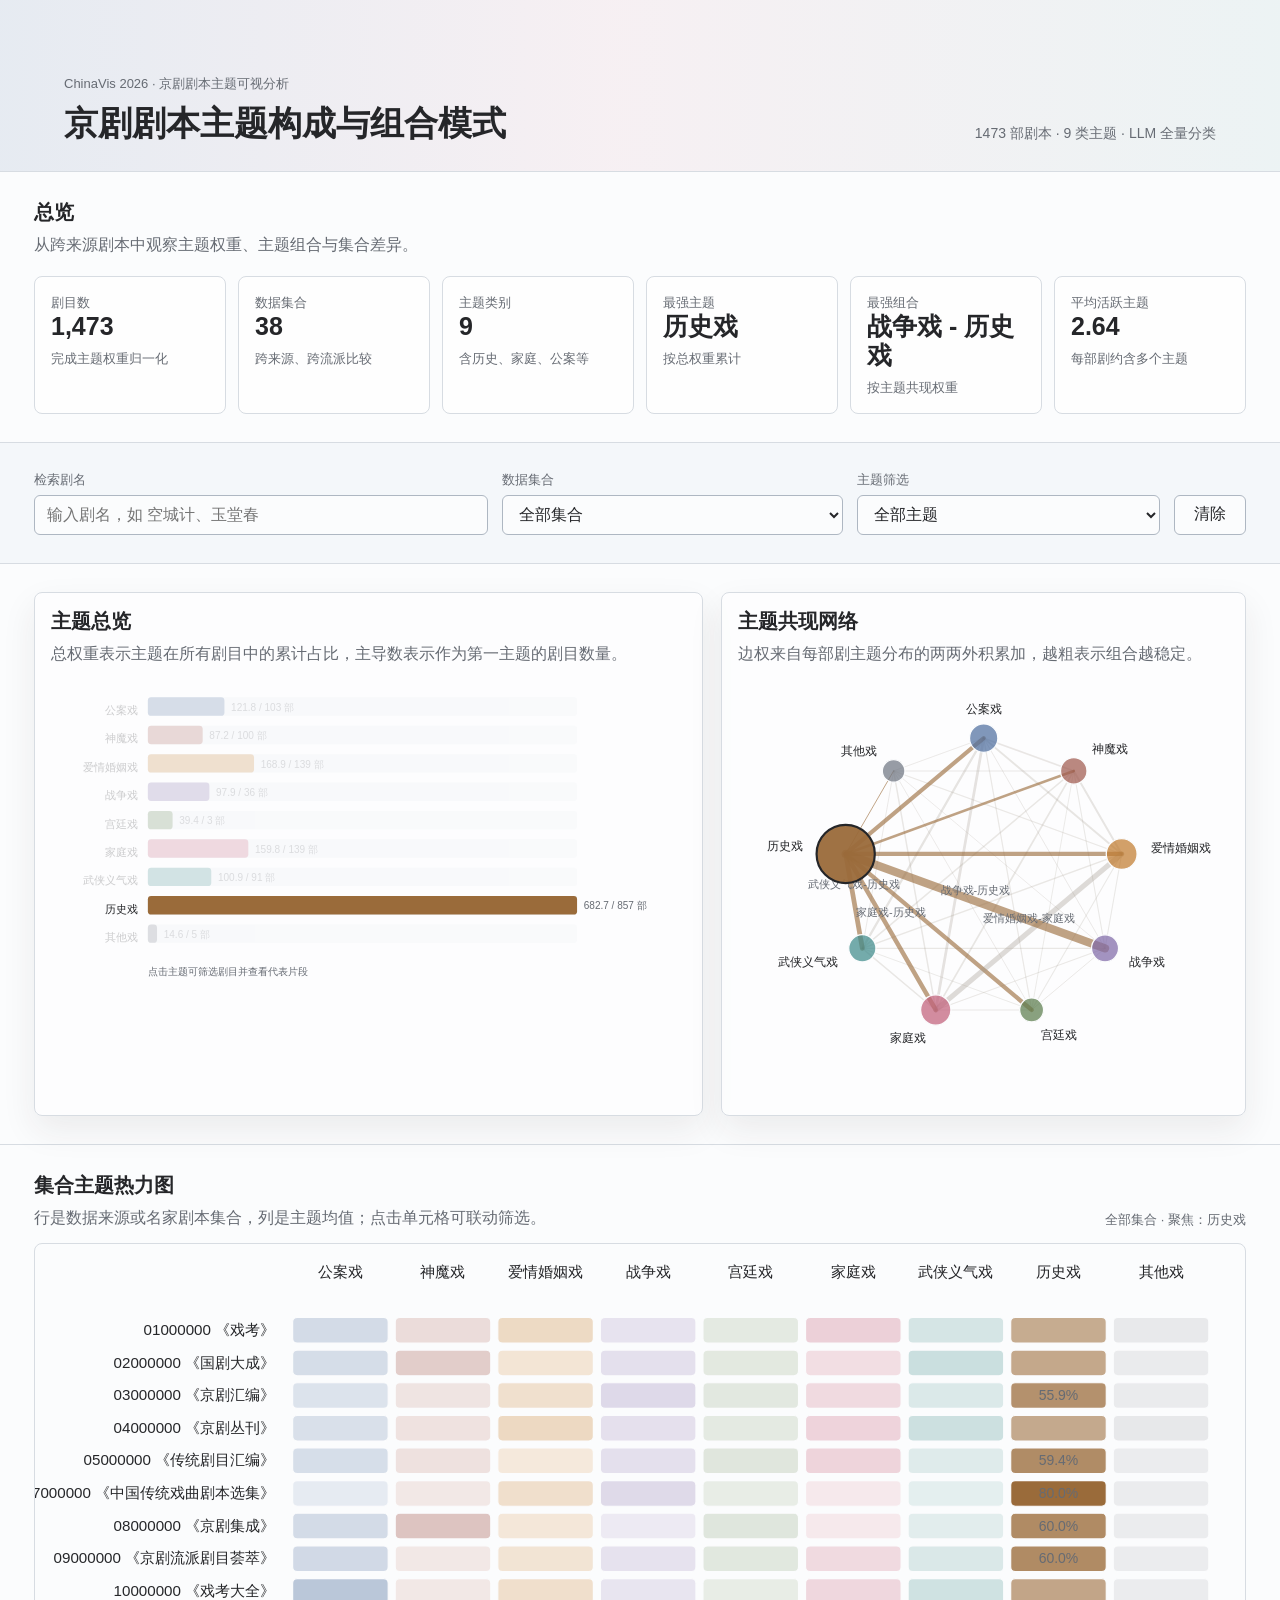
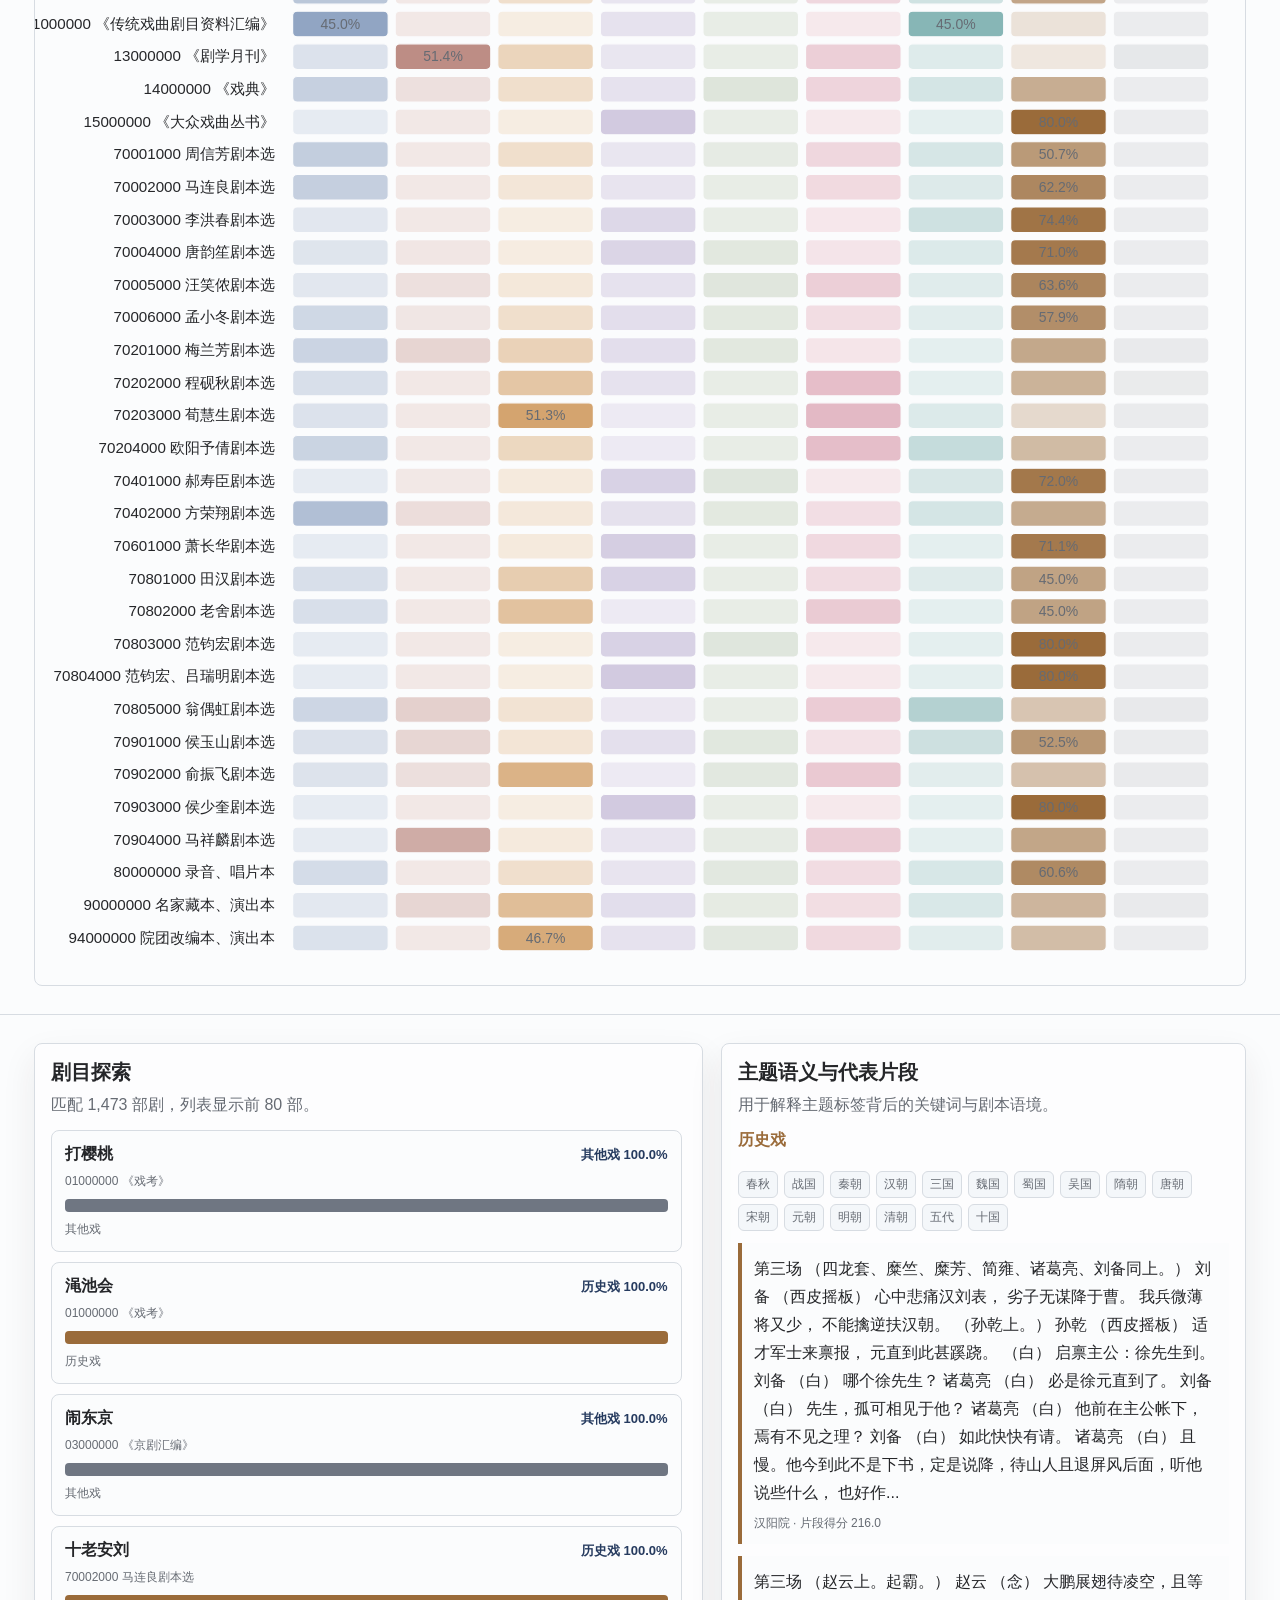
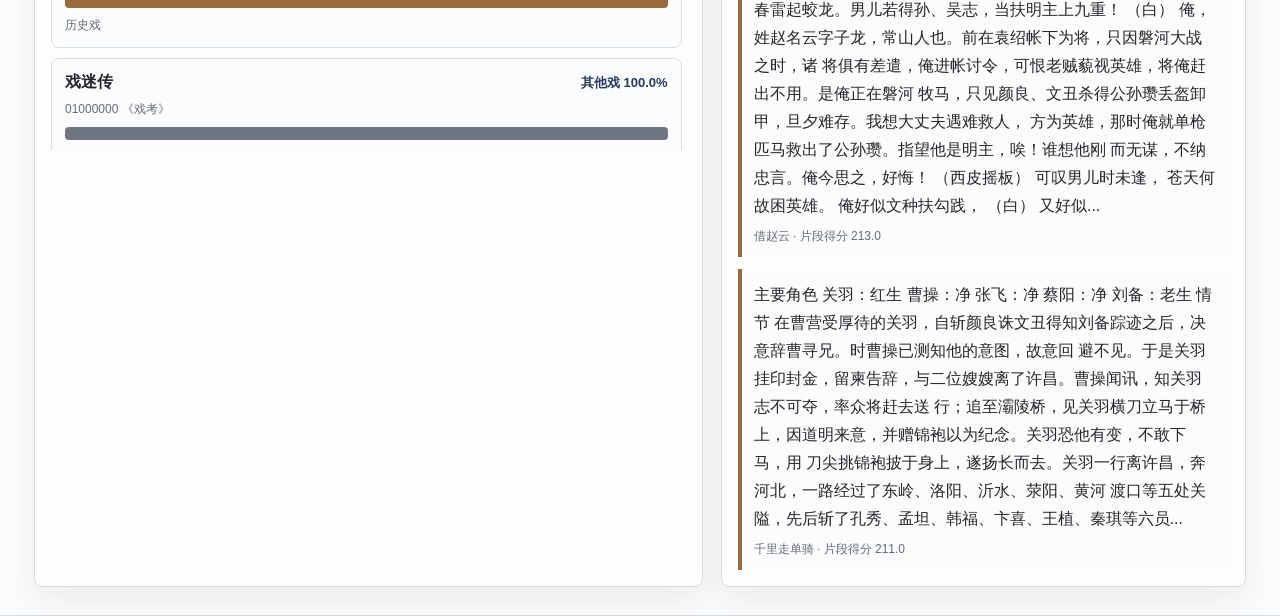
<file: visualization/index.html>
<!doctype html>
<html lang="zh-CN">
  <head>
    <meta charset="utf-8" />
    <meta name="viewport" content="width=device-width, initial-scale=1" />
    <title>京剧主题构成与组合模式可视分析</title>
    <link rel="stylesheet" href="./styles.css" />
  </head>
  <body>
    <header class="topbar">
      <div>
        <p class="eyebrow">ChinaVis 2026 · 京剧剧本主题可视分析</p>
        <h1>京剧剧本主题构成与组合模式</h1>
      </div>
      <p class="source-note">1473 部剧本 · 9 类主题 · LLM 全量分类</p>
    </header>

    <main>
      <section class="summary-band" aria-labelledby="summary-title">
        <div class="section-heading">
          <div>
            <h2 id="summary-title">总览</h2>
            <p>从跨来源剧本中观察主题权重、主题组合与集合差异。</p>
          </div>
        </div>
        <div class="metric-grid" id="metricGrid"></div>
      </section>

      <section class="control-band" aria-label="筛选条件">
        <label>
          <span>检索剧名</span>
          <input id="searchInput" type="search" placeholder="输入剧名，如 空城计、玉堂春" autocomplete="off" />
        </label>
        <label>
          <span>数据集合</span>
          <select id="collectionSelect"></select>
        </label>
        <label>
          <span>主题筛选</span>
          <select id="topicSelect"></select>
        </label>
        <button id="resetButton" type="button" title="清除筛选">清除</button>
      </section>

      <section class="analysis-band two-column" aria-labelledby="topic-title">
        <div class="visual-panel">
          <div class="section-heading compact">
            <div>
              <h2 id="topic-title">主题总览</h2>
              <p>总权重表示主题在所有剧目中的累计占比，主导数表示作为第一主题的剧目数量。</p>
            </div>
          </div>
          <div id="topicBars" class="chart-box"></div>
        </div>

        <div class="visual-panel">
          <div class="section-heading compact">
            <div>
              <h2>主题共现网络</h2>
              <p>边权来自每部剧主题分布的两两外积累加，越粗表示组合越稳定。</p>
            </div>
          </div>
          <div id="networkChart" class="chart-box network-box"></div>
        </div>
      </section>

      <section class="analysis-band" aria-labelledby="heatmap-title">
        <div class="section-heading compact">
          <div>
            <h2 id="heatmap-title">集合主题热力图</h2>
            <p>行是数据来源或名家剧本集合，列是主题均值；点击单元格可联动筛选。</p>
          </div>
          <p class="selection-status" id="selectionStatus"></p>
        </div>
        <div id="heatmap" class="heatmap-wrap"></div>
      </section>

      <section class="analysis-band split-bottom" aria-labelledby="explore-title">
        <div class="visual-panel">
          <div class="section-heading compact">
            <div>
              <h2 id="explore-title">剧目探索</h2>
              <p id="playCountText"></p>
            </div>
          </div>
          <div id="playList" class="play-list"></div>
        </div>

        <aside class="visual-panel" aria-labelledby="snippet-title">
          <div class="section-heading compact">
            <div>
              <h2 id="snippet-title">主题语义与代表片段</h2>
              <p>用于解释主题标签背后的关键词与剧本语境。</p>
            </div>
          </div>
          <div id="snippetPanel" class="snippet-panel"></div>
        </aside>
      </section>
    </main>

    <div id="tooltip" class="tooltip" role="status" aria-live="polite"></div>

    <script src="./data/vis_data.js"></script>
    <script src="./app.js"></script>
  </body>
</html>
</file>
<file: assets/site.css>
:root {
  color-scheme: light;
  --ink: #20242a;
  --muted: #626b76;
  --paper: #fbfcfd;
  --panel: #ffffff;
  --line: #d8dee6;
  --accent: #4f6f9f;
  --accent-2: #c05f7a;
  --accent-3: #3f8a8a;
  --soft: #f3f6f9;
  --shadow: 0 18px 42px rgba(38, 44, 52, 0.08);
}

* {
  box-sizing: border-box;
}

html {
  background: var(--paper);
  color: var(--ink);
  font-family: "Noto Sans SC", "PingFang SC", "Microsoft YaHei", Arial, sans-serif;
}

body {
  margin: 0;
  min-width: 320px;
}

a {
  color: inherit;
}

.site-hero {
  padding: 44px clamp(20px, 6vw, 84px) 34px;
  border-bottom: 1px solid var(--line);
  background:
    linear-gradient(110deg, rgba(79, 111, 159, 0.14), rgba(192, 95, 122, 0.08) 46%, rgba(63, 138, 138, 0.1)),
    var(--paper);
}

.site-hero__inner,
.page-main {
  width: min(1220px, 100%);
  margin: 0 auto;
}

.eyebrow {
  margin: 0 0 10px;
  color: var(--muted);
  font-size: 13px;
}

h1,
h2,
h3,
p {
  margin-top: 0;
}

h1 {
  max-width: 900px;
  margin-bottom: 12px;
  font-size: clamp(30px, 5vw, 52px);
  line-height: 1.12;
}

h2 {
  margin-bottom: 10px;
  font-size: 22px;
}

h3 {
  margin-bottom: 10px;
  font-size: 18px;
}

.lead {
  max-width: 820px;
  margin-bottom: 0;
  color: var(--muted);
  font-size: 17px;
  line-height: 1.75;
}

.page-main {
  padding: 30px clamp(18px, 4vw, 36px) 52px;
}

.toolbar {
  display: flex;
  align-items: center;
  justify-content: space-between;
  gap: 18px;
  margin-bottom: 22px;
}

.toolbar p {
  margin-bottom: 0;
  color: var(--muted);
}

.home-link,
.primary-link,
.secondary-link {
  display: inline-flex;
  align-items: center;
  justify-content: center;
  min-height: 38px;
  padding: 8px 13px;
  border-radius: 7px;
  text-decoration: none;
  font-weight: 700;
}

.home-link,
.secondary-link {
  border: 1px solid var(--line);
  background: var(--panel);
}

.primary-link {
  background: var(--accent);
  color: #fff;
}

.task-grid {
  display: grid;
  grid-template-columns: repeat(3, minmax(0, 1fr));
  gap: 16px;
}

.task-card {
  display: flex;
  min-height: 260px;
  flex-direction: column;
  justify-content: space-between;
  padding: 20px;
  border: 1px solid var(--line);
  border-radius: 8px;
  background: var(--panel);
  box-shadow: var(--shadow);
  text-decoration: none;
}

.task-card:hover {
  border-color: var(--accent);
  transform: translateY(-2px);
  transition: border-color 160ms ease, transform 160ms ease;
}

.task-card.is-pending {
  background: var(--soft);
}

.task-card p {
  color: var(--muted);
  line-height: 1.68;
}

.status-row {
  display: flex;
  flex-wrap: wrap;
  align-items: center;
  gap: 8px;
  margin-bottom: 14px;
}

.tag {
  display: inline-flex;
  align-items: center;
  min-height: 24px;
  padding: 3px 8px;
  border-radius: 999px;
  background: #edf2f7;
  color: var(--muted);
  font-size: 12px;
  font-weight: 700;
}

.tag.done {
  background: rgba(63, 138, 138, 0.13);
  color: #28686a;
}

.tag.pending {
  background: rgba(192, 95, 122, 0.12);
  color: #934157;
}

.card-action {
  color: var(--accent);
  font-weight: 800;
}

.info-panel {
  margin-top: 28px;
  padding: 20px;
  border: 1px solid var(--line);
  border-radius: 8px;
  background: var(--panel);
}

.info-panel p,
.info-panel li {
  color: var(--muted);
  line-height: 1.72;
}

.placeholder {
  display: grid;
  gap: 18px;
  max-width: 820px;
}

.placeholder-card {
  padding: 24px;
  border: 1px solid var(--line);
  border-radius: 8px;
  background: var(--panel);
  box-shadow: var(--shadow);
}

.placeholder-card p {
  color: var(--muted);
  line-height: 1.75;
}

.link-row {
  display: flex;
  flex-wrap: wrap;
  gap: 10px;
}

@media (max-width: 980px) {
  .task-grid {
    grid-template-columns: repeat(2, minmax(0, 1fr));
  }
}

@media (max-width: 680px) {
  .site-hero {
    padding-top: 30px;
  }

  .task-grid {
    grid-template-columns: 1fr;
  }

  .toolbar {
    display: block;
  }

  .toolbar .home-link {
    margin-bottom: 14px;
  }
}
</file>
<file: visualization/styles.css>
:root {
  color-scheme: light;
  --ink: #252629;
  --muted: #666b73;
  --faint: #f3f5f7;
  --paper: #fbfcfd;
  --line: #d7dce2;
  --line-strong: #aeb7c2;
  --accent: #4f6f9f;
  --accent-ink: #263b5f;
  --shadow: 0 14px 34px rgba(47, 42, 35, 0.08);
  --radius: 8px;
}

* {
  box-sizing: border-box;
}

html {
  background: var(--paper);
  color: var(--ink);
  font-family: "Noto Sans SC", "PingFang SC", "Microsoft YaHei", Arial, sans-serif;
}

body {
  margin: 0;
  min-width: 320px;
}

button,
input,
select {
  font: inherit;
}

.topbar {
  display: flex;
  align-items: end;
  justify-content: space-between;
  gap: 24px;
  min-height: 172px;
  padding: 34px clamp(20px, 5vw, 72px) 28px;
  border-bottom: 1px solid var(--line);
  background:
    linear-gradient(90deg, rgba(79, 111, 159, 0.12), rgba(192, 95, 122, 0.08) 48%, rgba(63, 138, 138, 0.08)),
    var(--paper);
}

.eyebrow,
.source-note,
.section-heading p,
.selection-status,
.play-meta,
.snippet-meta {
  color: var(--muted);
}

.eyebrow {
  margin: 0 0 10px;
  font-size: 13px;
  letter-spacing: 0;
}

h1,
h2,
h3,
p {
  margin-top: 0;
}

h1 {
  margin-bottom: 0;
  font-size: 34px;
  line-height: 1.18;
  font-weight: 750;
}

h2 {
  margin-bottom: 6px;
  font-size: 20px;
  line-height: 1.25;
}

h3 {
  margin-bottom: 8px;
  font-size: 16px;
}

.source-note {
  flex: 0 0 auto;
  margin: 0;
  font-size: 14px;
}

main {
  width: min(1480px, 100%);
  margin: 0 auto;
}

.summary-band,
.analysis-band,
.control-band {
  padding: 28px clamp(16px, 3vw, 34px);
  border-bottom: 1px solid var(--line);
}

.section-heading {
  display: flex;
  align-items: end;
  justify-content: space-between;
  gap: 18px;
  margin-bottom: 18px;
}

.section-heading p {
  margin-bottom: 0;
  line-height: 1.7;
}

.section-heading.compact {
  margin-bottom: 12px;
}

.metric-grid {
  display: grid;
  grid-template-columns: repeat(6, minmax(140px, 1fr));
  gap: 12px;
}

.metric {
  min-height: 96px;
  padding: 16px;
  border: 1px solid var(--line);
  border-radius: var(--radius);
  background: rgba(255, 255, 255, 0.72);
}

.metric strong {
  display: block;
  margin-bottom: 8px;
  font-size: 25px;
  line-height: 1.15;
}

.metric span {
  color: var(--muted);
  font-size: 13px;
}

.control-band {
  display: grid;
  grid-template-columns: minmax(220px, 1.2fr) minmax(180px, 0.9fr) minmax(170px, 0.8fr) auto;
  align-items: end;
  gap: 14px;
  background: #f4f7fa;
}

label span {
  display: block;
  margin-bottom: 6px;
  color: var(--muted);
  font-size: 13px;
}

input,
select,
button {
  height: 40px;
  border: 1px solid var(--line-strong);
  border-radius: 6px;
  background: #fbfcfd;
  color: var(--ink);
}

input,
select {
  width: 100%;
  padding: 0 12px;
}

button {
  min-width: 72px;
  padding: 0 14px;
  cursor: pointer;
}

button:hover,
input:focus,
select:focus {
  border-color: var(--accent);
  outline: 2px solid rgba(79, 111, 159, 0.16);
  outline-offset: 1px;
}

.two-column,
.split-bottom {
  display: grid;
  grid-template-columns: minmax(0, 1.12fr) minmax(360px, 0.88fr);
  gap: 18px;
}

.visual-panel {
  min-width: 0;
  padding: 16px;
  border: 1px solid var(--line);
  border-radius: var(--radius);
  background: rgba(255, 255, 255, 0.58);
  box-shadow: var(--shadow);
}

.chart-box {
  position: relative;
  min-height: 360px;
}

.chart-box svg,
.heatmap-wrap svg {
  display: block;
  width: 100%;
  height: auto;
}

.network-box {
  min-height: 420px;
}

.heatmap-wrap {
  overflow: auto;
  border: 1px solid var(--line);
  border-radius: var(--radius);
  background: #fbfcfd;
}

.selection-status {
  min-width: 220px;
  margin-bottom: 0;
  text-align: right;
  font-size: 13px;
}

.play-list {
  display: grid;
  gap: 10px;
  max-height: 620px;
  overflow: auto;
  padding-right: 4px;
}

.play-item {
  padding: 13px;
  border: 1px solid var(--line);
  border-radius: var(--radius);
  background: #fbfcfd;
}

.play-head {
  display: flex;
  align-items: baseline;
  justify-content: space-between;
  gap: 12px;
  margin-bottom: 7px;
}

.play-title {
  min-width: 0;
  font-weight: 700;
}

.play-score {
  flex: 0 0 auto;
  color: var(--accent-ink);
  font-size: 13px;
  font-weight: 700;
}

.play-meta {
  margin-bottom: 9px;
  font-size: 12px;
  line-height: 1.5;
}

.weight-bar {
  display: flex;
  width: 100%;
  height: 13px;
  overflow: hidden;
  border-radius: 4px;
  background: #e8edf2;
}

.weight-segment {
  min-width: 0;
}

.combo-label {
  margin-top: 8px;
  color: var(--muted);
  font-size: 12px;
  line-height: 1.5;
}

.snippet-panel {
  display: grid;
  gap: 12px;
}

.keyword-strip {
  display: flex;
  flex-wrap: wrap;
  gap: 6px;
  margin: 0;
  padding: 0;
  list-style: none;
}

.keyword-strip li {
  padding: 4px 7px;
  border: 1px solid var(--line);
  border-radius: 6px;
  background: #f4f7fa;
  color: var(--muted);
  font-size: 12px;
}

.snippet {
  padding: 12px;
  border-left: 4px solid var(--accent);
  background: #fbfcfd;
}

.snippet p {
  margin-bottom: 8px;
  line-height: 1.75;
}

.snippet-meta {
  font-size: 12px;
}

.empty-state {
  padding: 18px;
  border: 1px dashed var(--line-strong);
  border-radius: var(--radius);
  color: var(--muted);
  line-height: 1.7;
}

.tooltip {
  position: fixed;
  z-index: 20;
  max-width: 280px;
  padding: 8px 10px;
  border: 1px solid var(--line-strong);
  border-radius: 6px;
  background: rgba(37, 38, 41, 0.92);
  color: #fff;
  font-size: 12px;
  line-height: 1.55;
  pointer-events: none;
  opacity: 0;
  transform: translate(12px, 12px);
}

.svg-label {
  fill: var(--ink);
  font-size: 13px;
}

.svg-muted {
  fill: var(--muted);
  font-size: 12px;
}

.clickable {
  cursor: pointer;
}

.is-dimmed {
  opacity: 0.22;
}

@media (max-width: 1180px) {
  .metric-grid {
    grid-template-columns: repeat(3, minmax(150px, 1fr));
  }

  .two-column,
  .split-bottom {
    grid-template-columns: 1fr;
  }
}

@media (max-width: 760px) {
  .topbar {
    display: block;
    min-height: auto;
  }

  h1 {
    font-size: 27px;
  }

  .source-note {
    margin-top: 14px;
  }

  .metric-grid,
  .control-band {
    grid-template-columns: 1fr;
  }

  .section-heading {
    display: block;
  }

  .selection-status {
    margin-top: 10px;
    text-align: left;
  }

  .visual-panel {
    padding: 12px;
  }

  .chart-box {
    min-height: 300px;
  }
}
</file>
